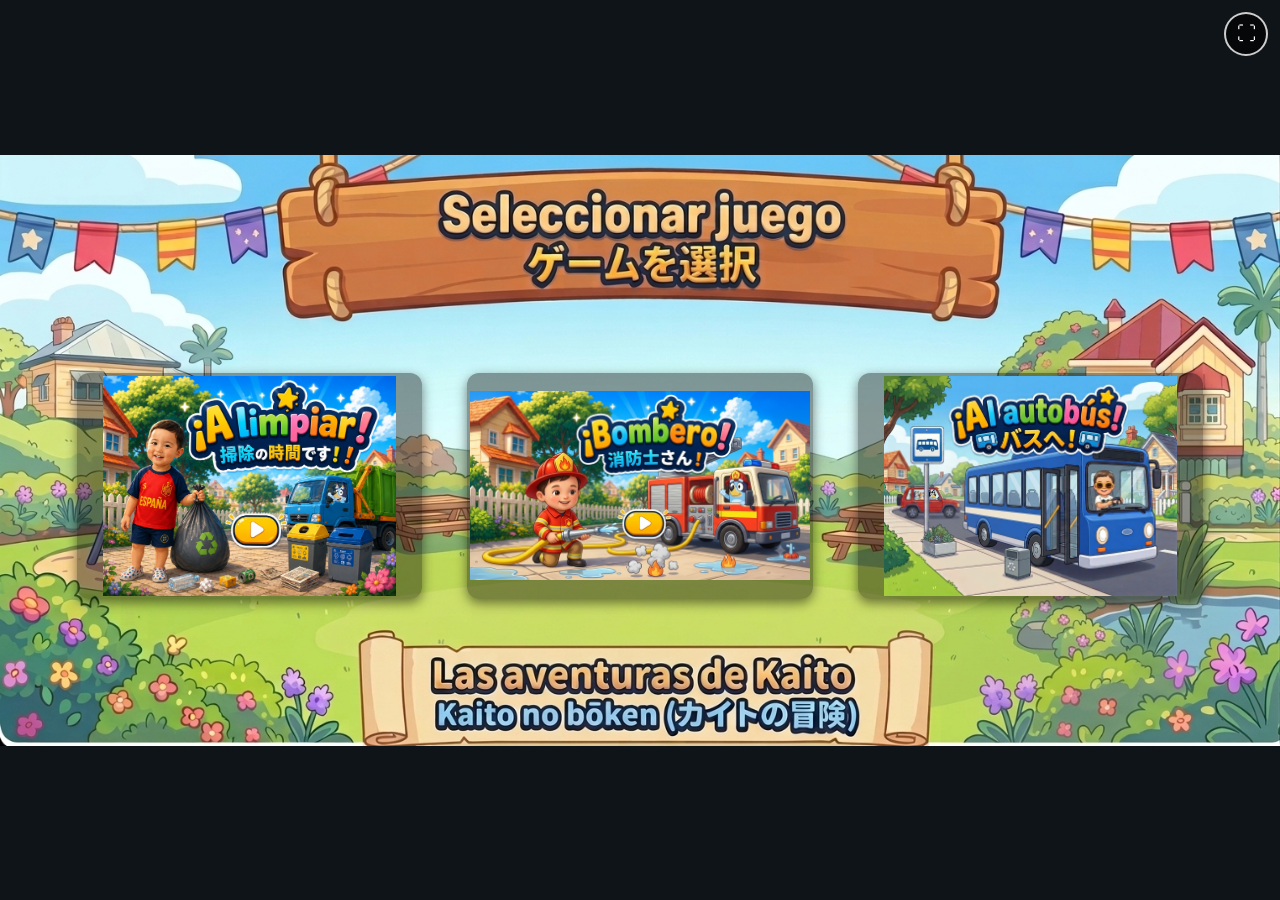
<file: index.html>
<!DOCTYPE html>
<html lang="es">
<head>
  <meta charset="UTF-8">
  <meta name="viewport" content="width=device-width, initial-scale=1.0, user-scalable=no">
  <title>Las aventuras de Kaito - Menú Principal</title>
  
  <style>
    /* Reset básico */
    * {
      box-sizing: border-box;
      margin: 0;
      padding: 0;
      user-select: none;
      -webkit-user-select: none;
    }

    body {
      width: 100vw;
      height: 100dvh;
      background-color: #0f1418;
      display: flex;
      align-items: center;
      justify-content: center;
      overflow: hidden;
    }

    /* Contenedor principal */
    .menu-wrapper {
      position: relative;
      width: 100vw;
      height: 100dvh;
      max-width: calc(100dvh * 2.15);
      max-height: calc(100vw / 2.15);
      aspect-ratio: 2.15 / 1;
      background-image: url('Bombero/assets/menu.png');
      background-size: contain;
      background-repeat: no-repeat;
      background-position: center;
    }

    /* Estilos base para los 3 huecos panorámicos */
    .game-slot {
      position: absolute;
      top: 37%;
      width: 27%; /* Más ancho para formato panorámico */
      height: 38%; /* Ajustado para mantener proporción panorámica 16:9 aprox */
      aspect-ratio: 16 / 9;
      border-radius: 12px;
      overflow: hidden;
      cursor: pointer;
      text-decoration: none;
      border: 3px solid transparent;
      background-color: rgba(0, 0, 0, 0.4); /* Fondo oscuro por si la imagen tiene márgenes */
      box-shadow: 0 4px 12px rgba(0, 0, 0, 0.5);
      transition: transform 0.2s ease, border-color 0.2s ease, box-shadow 0.2s ease;
      display: flex;
      align-items: center;
      justify-content: center;
    }

    /* Posiciones exactas y mejor distribuidas para las tarjetas panorámicas */
    .slot-1 { left: 6%; }    /* Juego 1: Limpia */
    .slot-2 { left: 36.5%; } /* Juego 2: Bombero */
    .slot-3 { left: 67%; }   /* Juego 3: Autobús */

    /* Efectos táctiles y de ratón */
    .game-slot:hover, .game-slot:active {
      transform: scale(1.05);
      border-color: #ffd700;
      box-shadow: 0 0 25px rgba(255, 215, 0, 0.9);
      z-index: 10;
    }

    .game-slot img {
      width: 100%;
      height: 100%;
      object-fit: contain; /* Muestra toda la imagen panorámica sin recortes */
      display: block;
      transition: transform 0.3s ease;
    }

    .game-slot:hover img {
      transform: scale(1.05);
    }

    /* Botón Flotante Pantalla Completa */
    .top-right-ui {
      position: fixed;
      top: 12px;
      right: 12px;
      z-index: 9999;
    }

    .ui-btn {
      width: 44px;
      height: 44px;
      border-radius: 50%;
      border: 2px solid rgba(255, 255, 255, 0.8);
      background: rgba(0, 0, 0, 0.65);
      color: #ffffff;
      font-size: 1.2rem;
      cursor: pointer;
      display: flex;
      align-items: center;
      justify-content: center;
      backdrop-filter: blur(4px);
      -webkit-tap-highlight-color: transparent;
      transition: transform 0.1s ease, background 0.2s ease;
    }

    .ui-btn:active {
      transform: scale(0.9);
      background: rgba(255, 255, 255, 0.3);
    }
  </style>
</head>
<body>

  <!-- BOTÓN PANTALLA COMPLETA -->
  <div class="top-right-ui">
    <button id="btn-fullscreen" class="ui-btn" title="Pantalla Completa">⛶</button>
  </div>

  <div class="menu-wrapper">
    
    <!-- JUEGO 1: 1.-¡A LIMPIAR! -->
    <a href="Limpia/index.html" class="game-slot slot-1" title="1.-¡A LIMPIAR!">
      <img src="Limpia/assets/backgrounds/inicio.png" alt="1.-¡A LIMPIAR!">
    </a>

    <!-- JUEGO 2: 2.-¡BOMBERO! -->
    <a href="Bombero/index.html" class="game-slot slot-2" title="2.-¡BOMBERO!">
      <img src="Bombero/assets/portada.png" alt="2.-¡BOMBERO!">
    </a>

    <!-- JUEGO 3: 3.-¡AUTOBÚS! -->
    <a href="Autobus/index.html" class="game-slot slot-3" title="3.-¡AUTOBÚS!">
      <img src="Autobus/assets/portada.png" alt="3.-¡AUTOBÚS!">
    </a>

  </div>

  <script>
    const btnFullscreen = document.getElementById("btn-fullscreen");

    btnFullscreen.addEventListener("click", () => {
      const doc = document.documentElement;
      if (!document.fullscreenElement && !document.webkitFullscreenElement) {
        if (doc.requestFullscreen) {
          doc.requestFullscreen();
        } else if (doc.webkitRequestFullscreen) {
          doc.webkitRequestFullscreen();
        }
      } else {
        if (document.exitFullscreen) {
          document.exitFullscreen();
        } else if (document.webkitExitFullscreen) {
          document.webkitExitFullscreen();
        }
      }
    });
  </script>

</body>
</html>
</file>
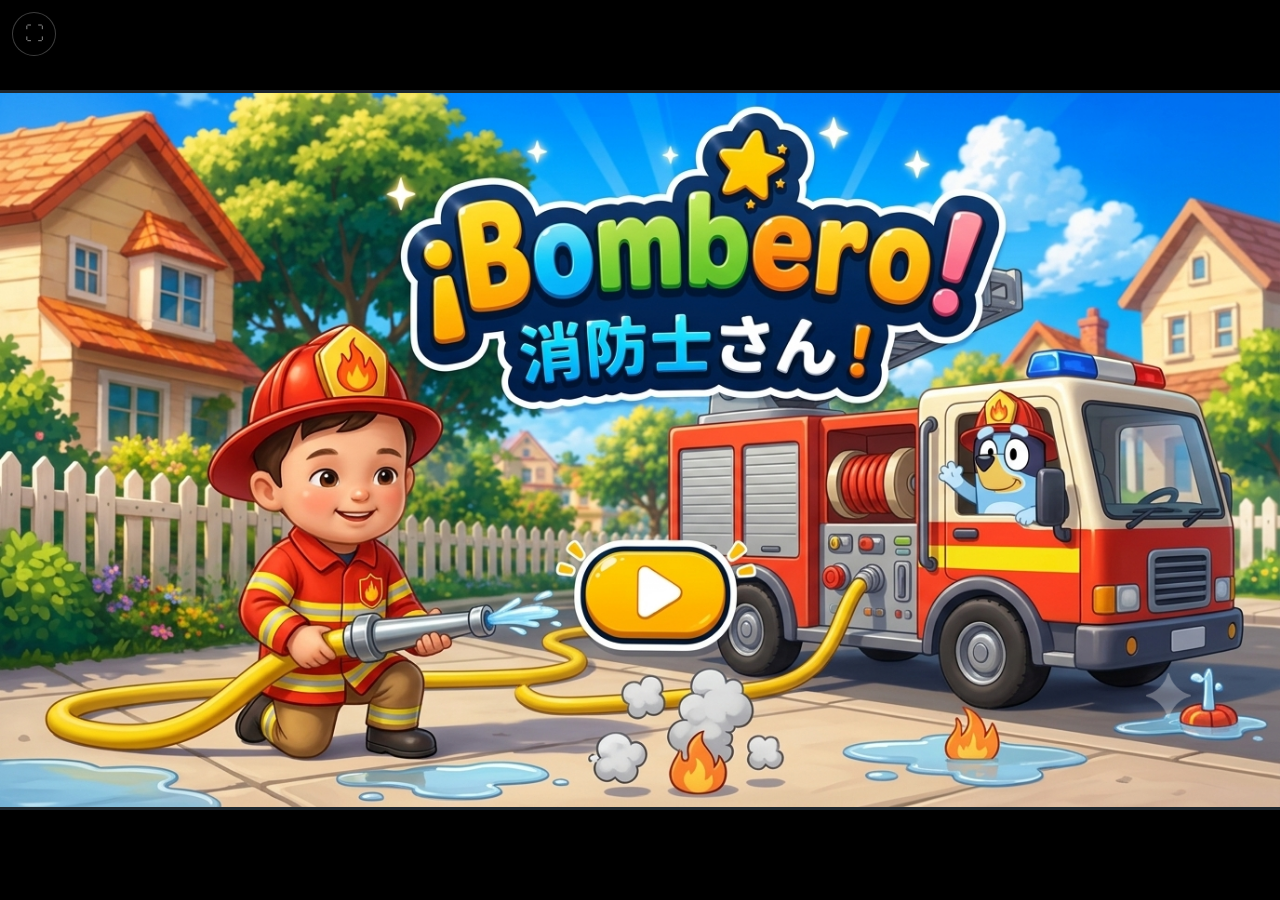
<file: Bombero/index.html>
<!DOCTYPE html>
<html lang="es">
<head>
  <meta charset="UTF-8">
  <meta name="viewport" content="width=device-width, initial-scale=1.0, user-scalable=no">
  <title>Bomberos al Rescate</title>
  <style>
    * {
      box-sizing: border-box;
    }
    html, body {
      margin: 0;
      padding: 0;
      width: 100%;
      height: 100%;
      overflow: hidden;
      background: #000;
      user-select: none;
    }
    canvas {
      display: block;
      width: 100vw;
      height: 100vh;
      cursor: crosshair;
    }

    /* BOTÓN PANTALLA COMPLETA */
    #btn-fullscreen {
      position: fixed;
      top: 12px;
      left: 12px;
      width: 44px;
      height: 44px;
      border-radius: 50%;
      border: 1.5px solid rgba(255, 255, 255, 0.4);
      background: rgba(0, 0, 0, 0.35);
      color: rgba(255, 255, 255, 0.75);
      font-size: 1.2rem;
      cursor: pointer;
      display: flex;
      align-items: center;
      justify-content: center;
      z-index: 9999;
      opacity: 0.6;
      backdrop-filter: blur(2px);
      transition: opacity 0.2s ease;
      -webkit-tap-highlight-color: transparent;
    }

    #btn-fullscreen:active {
      opacity: 1;
      background: rgba(255, 255, 255, 0.2);
    }

    /* FORZAR BOTONES TÁCTILES TRANSPARENTES */
    .touch-controls, .virtual-dpad, .touch-btn, [class*="touch"], [class*="btn"] {
      background: transparent !important;
      background-color: transparent !important;
      border: 1.5px solid rgba(255, 255, 255, 0.4) !important;
      color: rgba(255, 255, 255, 0.85) !important;
      box-shadow: none !important;
    }

    /* 1. MODO HORIZONTAL (LANDSCAPE) */
    @media (orientation: landscape) {
      #btn-fullscreen {
        width: 44px !important;
        height: 44px !important;
        font-size: 1.2rem !important;
        top: 12px !important;
        left: 12px !important;
        transform: none !important;
      }

      .touch-controls, .virtual-dpad, #touchControls {
        left: 4px !important;
        transform: scale(0.95) !important;
        transform-origin: bottom left !important;
      }
    }

    /* 2. MODO VERTICAL (PORTRAIT): MÁS PEQUEÑO Y MÁS A LA IZQUIERDA */
    @media (orientation: portrait) {
      #btn-fullscreen {
        width: 50px !important;
        height: 50px !important;
        font-size: 1.4rem !important;
        top: 14px !important;
        left: 14px !important;
      }

      .touch-controls, .virtual-dpad, #touchControls {
        left: 4px !important;
        transform: scale(1.15) !important;
        transform-origin: bottom left !important;
      }
    }
  </style>
</head>
<body>

  <button id="btn-fullscreen" title="Pantalla Completa">⛶</button>

  <canvas id="gameCanvas"></canvas>

  <script>
    document.getElementById("btn-fullscreen").addEventListener("click", () => {
      const doc = document.documentElement;
      if (!document.fullscreenElement && !document.webkitFullscreenElement) {
        if (doc.requestFullscreen) doc.requestFullscreen();
        else if (doc.webkitRequestFullscreen) doc.webkitRequestFullscreen();
      } else {
        if (document.exitFullscreen) document.exitFullscreen();
        else if (document.webkitExitFullscreen) document.webkitExitFullscreen();
      }
    });
  </script>

  <script type="module" src="main.js"></script>
</body>
</html>
</file>
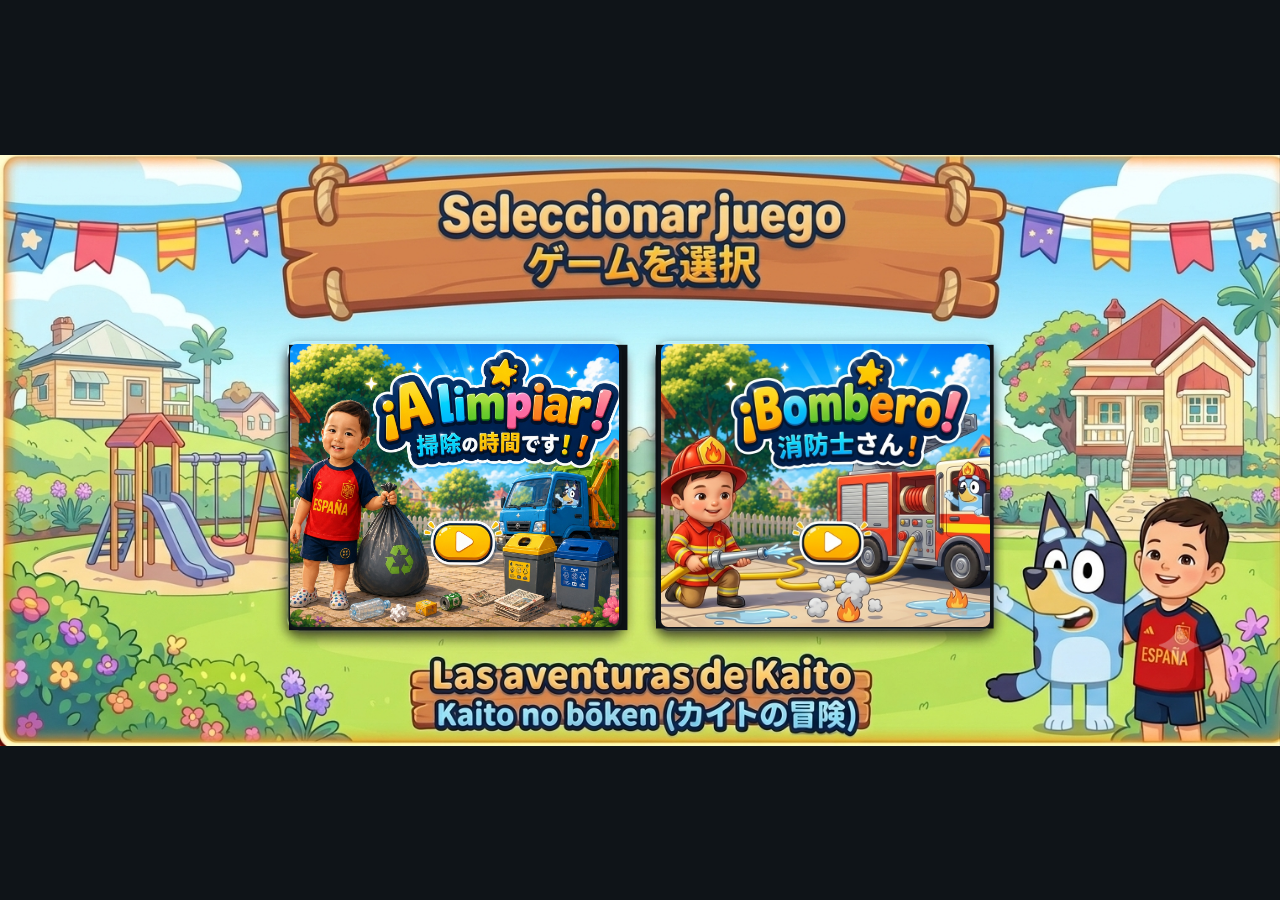
<file: kaito/index.html>
<!DOCTYPE html>
<html lang="es">
<head>
  <meta charset="UTF-8">
  <meta name="viewport" content="width=device-width, initial-scale=1.0, user-scalable=no">
  <title>Las aventuras de Kaito - Menú Principal</title>
  
  <style>
    /* Reset básico */
    * {
      box-sizing: border-box;
      margin: 0;
      padding: 0;
      user-select: none;
      -webkit-user-select: none;
    }

    body {
      width: 100vw;
      height: 100vh;
      background-color: #0f1418;
      display: flex;
      align-items: center;
      justify-content: center;
      overflow: hidden;
    }

    /* Contenedor que mantiene la proporción exacta de menu.png */
    .menu-wrapper {
      position: relative;
      width: 100vw;
      max-height: 100vh;
      aspect-ratio: 2.15 / 1; /* Proporción de la imagen menu.png */
      background-image: url('Bombero/assets/menu.png');
      background-size: contain;
      background-repeat: no-repeat;
      background-position: center;
    }

    /* Ajuste para pantallas donde el alto manda */
    @media (min-aspect-ratio: 2.15/1) {
      .menu-wrapper {
        width: auto;
        height: 100vh;
      }
    }

    /* Estilos base para los huecos seleccionables */
    .game-slot {
      position: absolute;
      top: 31.7%;
      width: 26.2%;
      height: 48.6%;
      border-radius: 10px;
      overflow: hidden;
      cursor: pointer;
      text-decoration: none;
      border: 3px solid transparent;
      box-shadow: 0 4px 12px rgba(0, 0, 0, 0.5);
      transition: transform 0.2s ease, border-color 0.2s ease, box-shadow 0.2s ease;
    }

    /* Posición exacta del hueco izquierdo */
    .slot-left {
      left: 22.4%;
    }

    /* Posición exacta del hueco derecho */
    .slot-right {
      left: 51.4%;
    }

    /* Efectos táctiles y de ratón (iluminación dorada) */
    .game-slot:hover, .game-slot:active {
      transform: scale(1.04);
      border-color: #ffd700;
      box-shadow: 0 0 25px rgba(255, 215, 0, 0.9);
      z-index: 10;
    }

    /* Imágenes de las portadas dentro de los huecos */
    .game-slot img {
      width: 100%;
      height: 100%;
      object-fit: cover;
      display: block;
      transition: transform 0.3s ease;
    }

    .game-slot:hover img {
      transform: scale(1.06);
    }
  </style>
</head>
<body>

  <div class="menu-wrapper">
    
    <!-- JUEGO 1: 1.-¡A LIMPIAR! (Hueco Izquierdo) -->
    <a href="Limpia/index.html" class="game-slot slot-left" title="1.-¡A LIMPIAR!">
      <img src="Limpia/assets/backgrounds/inicio.png" alt="1.-¡A LIMPIAR!">
    </a>

    <!-- JUEGO 2: 2.-¡BOMBERO! (Hueco Derecho) -->
    <a href="Bombero/index.html" class="game-slot slot-right" title="2.-¡BOMBERO!">
      <img src="Bombero/assets/portada.png" alt="2.-¡BOMBERO!">
    </a>

  </div>

</body>
</html>
</file>
